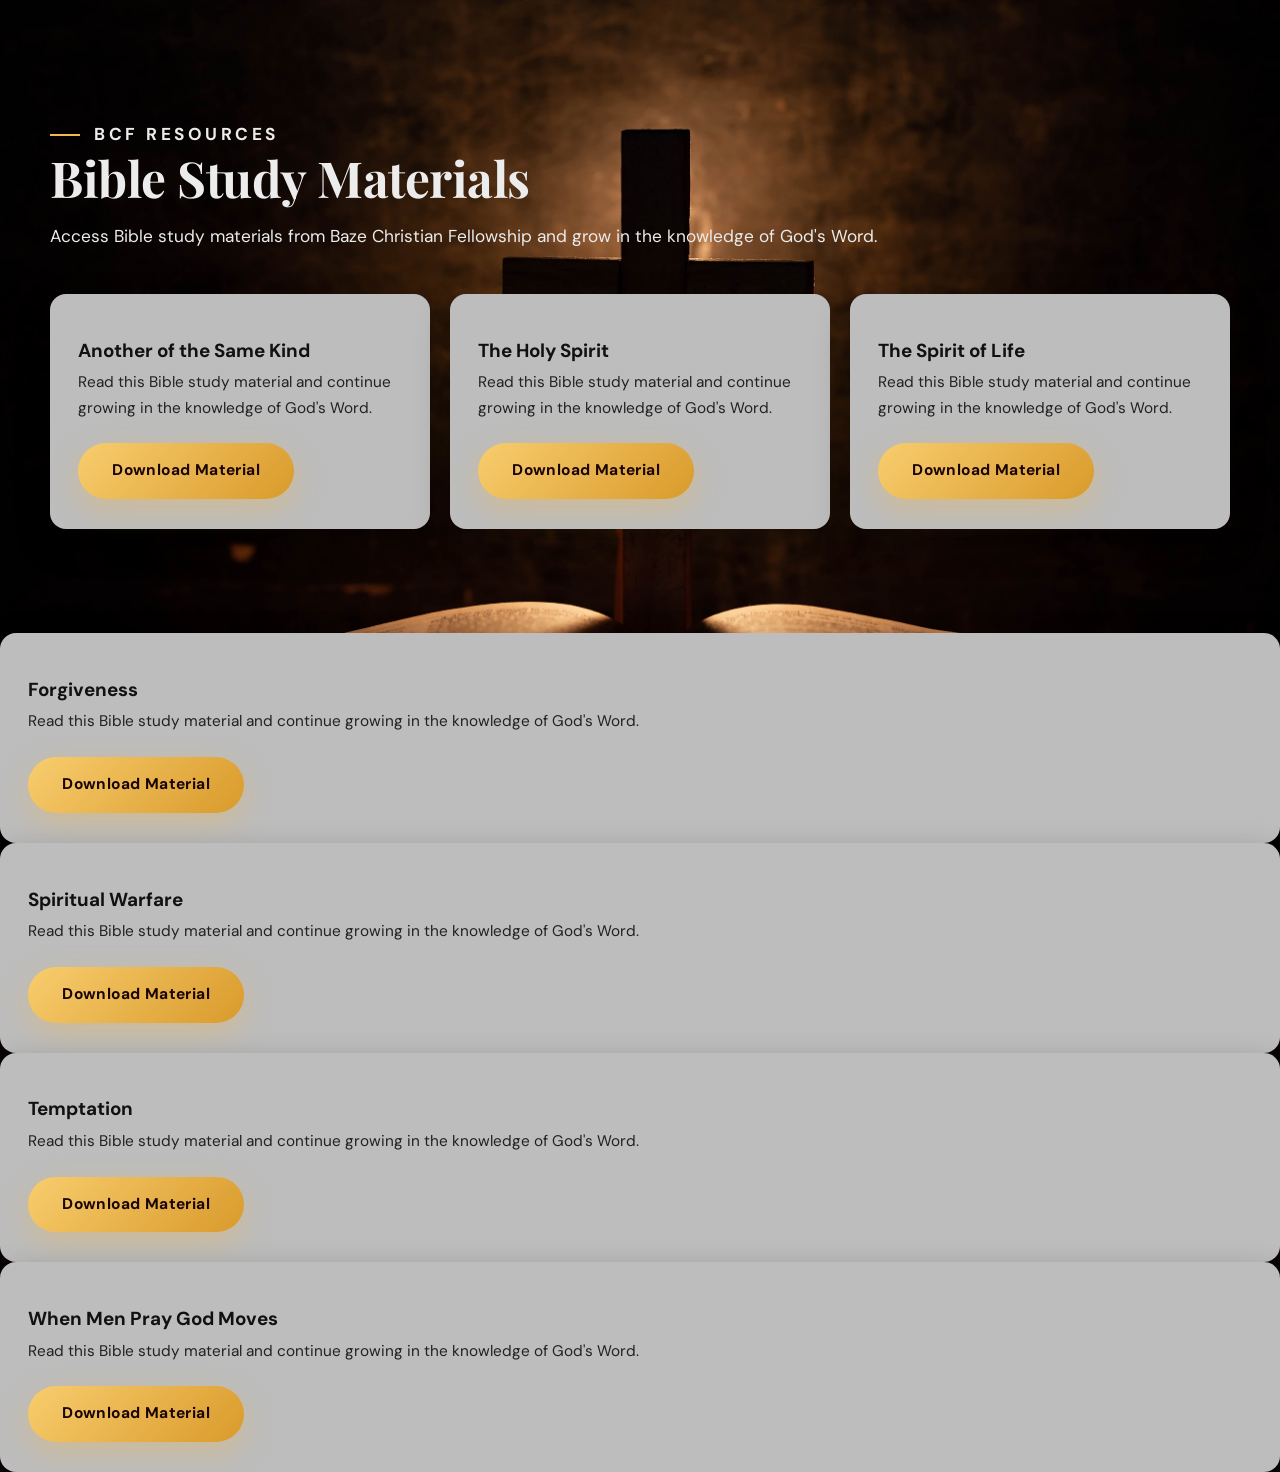
<file: bible-study.html>
<!DOCTYPE html>
<html lang="en">

<head>

    <meta charset="UTF-8">
    <meta name="viewport" content="width=device-width, initial-scale=1.0">

    <title>BCF Bible Study Materials</title>

    <link rel="stylesheet" href="style.css">
    <link href="https://fonts.googleapis.com/css2?family=DM+Sans:wght@400;500;700&family=Playfair+Display:wght@600;700&display=swap" rel="stylesheet">
<link rel="stylesheet" href="polish.css">
<link rel="stylesheet" href="bold.css">

</head>

<body class="bible-study-page"></body>

    <section>

        <div class="section-heading">

            <p class="small-title">
                BCF RESOURCES
            </p>

            <h1>
                Bible Study Materials
            </h1>

            <p>
                Access Bible study materials from Baze Christian Fellowship
                and grow in the knowledge of God's Word.
            </p>

        </div>


        <div class="program-grid">

            <div class="program-card">

                <h3>
                    Another of the Same Kind
                </h3>

                <p>
                    Read this Bible study material and continue growing
                    in the knowledge of God's Word.
                </p>

                <a href="bible-study/ANOTHER%20OF%20THE%20SAME%20KIND.docx"
   class="btn"
   download>
    Download Material
</a>

            </div>


            <div class="program-card">

                <h3>
                    The Holy Spirit
                </h3>

                <p>
                    Read this Bible study material and continue growing
                    in the knowledge of God's Word.
                </p>

                <a href="bible-study/THE%20HOLY%20SPIRIT.docx"
   class="btn"
   download>
    Download Material
</a>
            </div>


            <div class="program-card">

                <h3>
                    The Spirit of Life
                </h3>

                <p>
                    Read this Bible study material and continue growing
                    in the knowledge of God's Word.
                </p>

             <a href="bible-study/THE%20SPIRIT%20OF%20LIFE.docx"
   class="btn"
   download>
    Download Material
</a>
            </div>

        </div>

    </section>
                          <div class="program-card">
                <h3>Forgiveness</h3>
                <p>
                    Read this Bible study material and continue growing
                    in the knowledge of God's Word.
                </p>
                
            <a href="bible-study/FORGIVENESS.docx"
                   class="btn"
                   download>
                    Download Material
                </a>
            </div>

            <div class="program-card">
                <h3>Spiritual Warfare</h3>
                <p>
                    Read this Bible study material and continue growing
                    in the knowledge of God's Word.
                </p>
                <a href="bible-study/SPIRITUAL%20WERFARE.docx"
                   class="btn"
                   download>
                    Download Material
                </a>
            </div>

            <div class="program-card">
                <h3>Temptation</h3>
                <p>
                    Read this Bible study material and continue growing
                    in the knowledge of God's Word.
                </p>
                <a href="bible-study/TEMPTATION.docx"
                   class="btn"
                   download>
                    Download Material
                </a>
            </div>

            <div class="program-card">
                <h3>When Men Pray God Moves</h3>
                <p>
                    Read this Bible study material and continue growing
                    in the knowledge of God's Word.
                </p>
                <a href="bible-study/WHEN%20MEN%20PRAY%20GOD%20MOVES.docx"
                   class="btn"
                   download>
                    Download Material
                </a>
            </div>
</body>

</html>
</file>
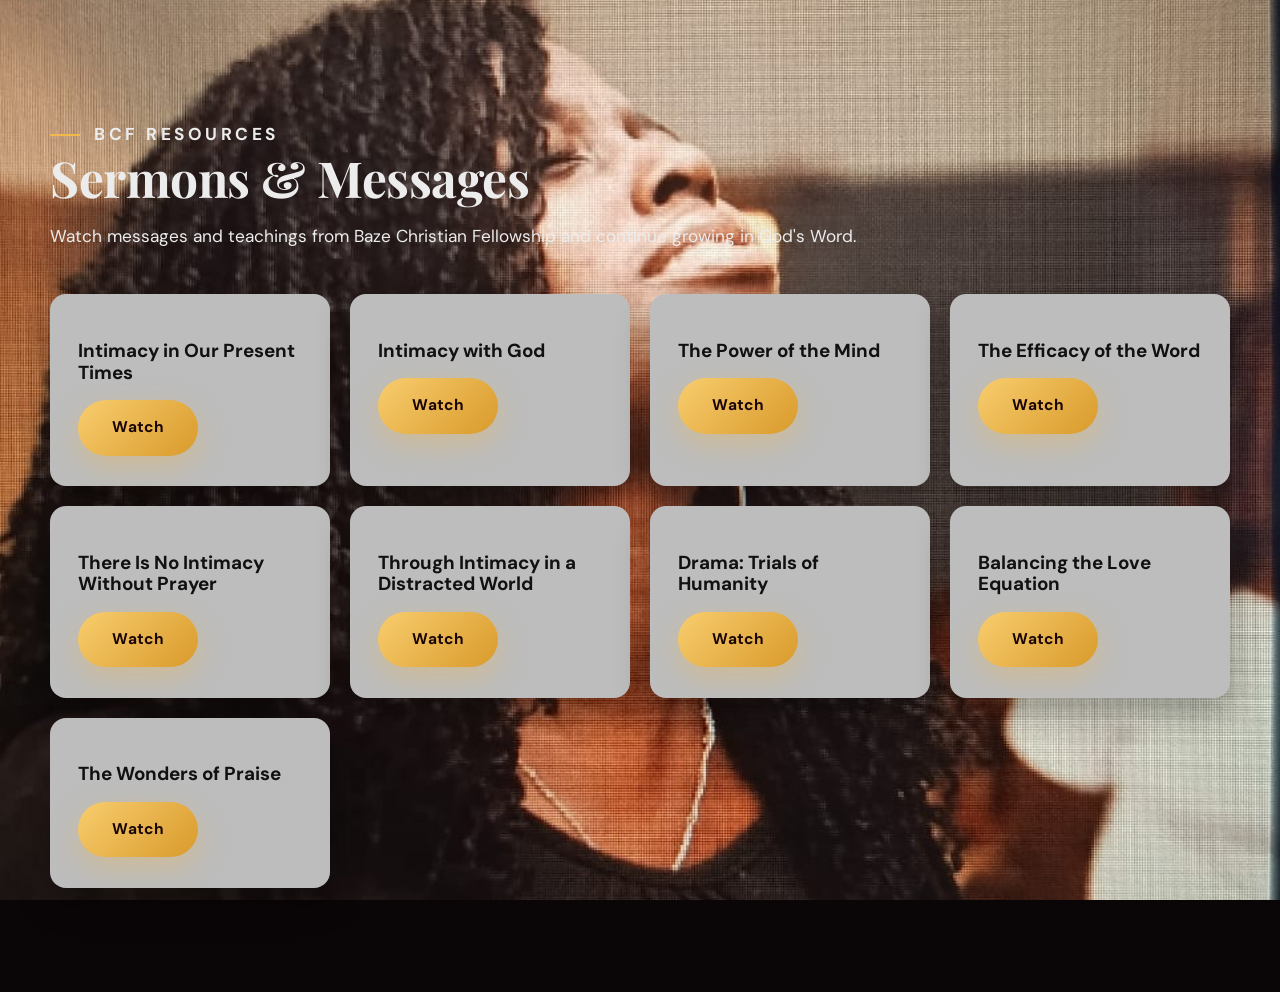
<file: sermons.html>
<!DOCTYPE html>
<html lang="en">

<head>

    <meta charset="UTF-8">
    <meta name="viewport" content="width=device-width, initial-scale=1.0">

    <title>BCF Sermons</title>

    <link rel="stylesheet" href="style.css">
    <link href="https://fonts.googleapis.com/css2?family=DM+Sans:wght@400;500;700&family=Playfair+Display:wght@600;700&display=swap" rel="stylesheet">
<link rel="stylesheet" href="polish.css">
<link rel="stylesheet" href="bold.css">

</head>

<body class="sermons-page"></body>

    <section>

        <div class="section-heading">

            <p class="small-title">
                BCF RESOURCES
            </p>

            <h1>
                Sermons & Messages
            </h1>

            <p>
                Watch messages and teachings from Baze Christian Fellowship
                and continue growing in God's Word.
            </p>

        </div>


        <div class="program-grid">

            <div class="program-card">
                <h3>Intimacy in Our Present Times</h3>
                <a href="https://www.youtube.com/shorts/1enQh7Ao-Cw" target="_blank" class="btn">
                    Watch
                </a>
            </div>


            <div class="program-card">
                <h3>Intimacy with God</h3>
                <a href="https://www.youtube.com/shorts/x_TBbTdticg" target="_blank" class="btn">
                    Watch
                </a>
            </div>


            <div class="program-card">
                <h3>The Power of the Mind</h3>
                <a href="https://www.youtube.com/watch?v=mA4NHW3rJKA" target="_blank" class="btn">
                    Watch
                </a>
            </div>


            <div class="program-card">
                <h3>The Efficacy of the Word</h3>
                <a href="https://www.youtube.com/watch?v=32SF-twlPHU" target="_blank" class="btn">
                    Watch
                </a>
            </div>


            <div class="program-card">
                <h3>There Is No Intimacy Without Prayer</h3>
                <a href="https://www.youtube.com/watch?v=FyB5Q5dm0Ls" target="_blank" class="btn">
                    Watch
                </a>
            </div>


            <div class="program-card">
                <h3>Through Intimacy in a Distracted World</h3>
                <a href="https://www.youtube.com/watch?v=JA1n1uyjV5c" target="_blank" class="btn">
                    Watch
                </a>
            </div>


            <div class="program-card">
                <h3>Drama: Trials of Humanity</h3>
                <a href="https://www.youtube.com/watch?v=x49ioAbouq4&t=11s" target="_blank" class="btn">
                    Watch
                </a>
            </div>


            <div class="program-card">
                <h3>Balancing the Love Equation</h3>
                <a href="https://www.youtube.com/shorts/xNXtjjjQxmg" target="_blank" class="btn">
                    Watch
                </a>
            </div>


            <div class="program-card">
                <h3>The Wonders of Praise</h3>
                <a href="https://www.youtube.com/shorts/jbXPFN-o0VU" target="_blank" class="btn">
                    Watch
                </a>
            </div>

        </div>

    </section>

</body>

</html>
</file>
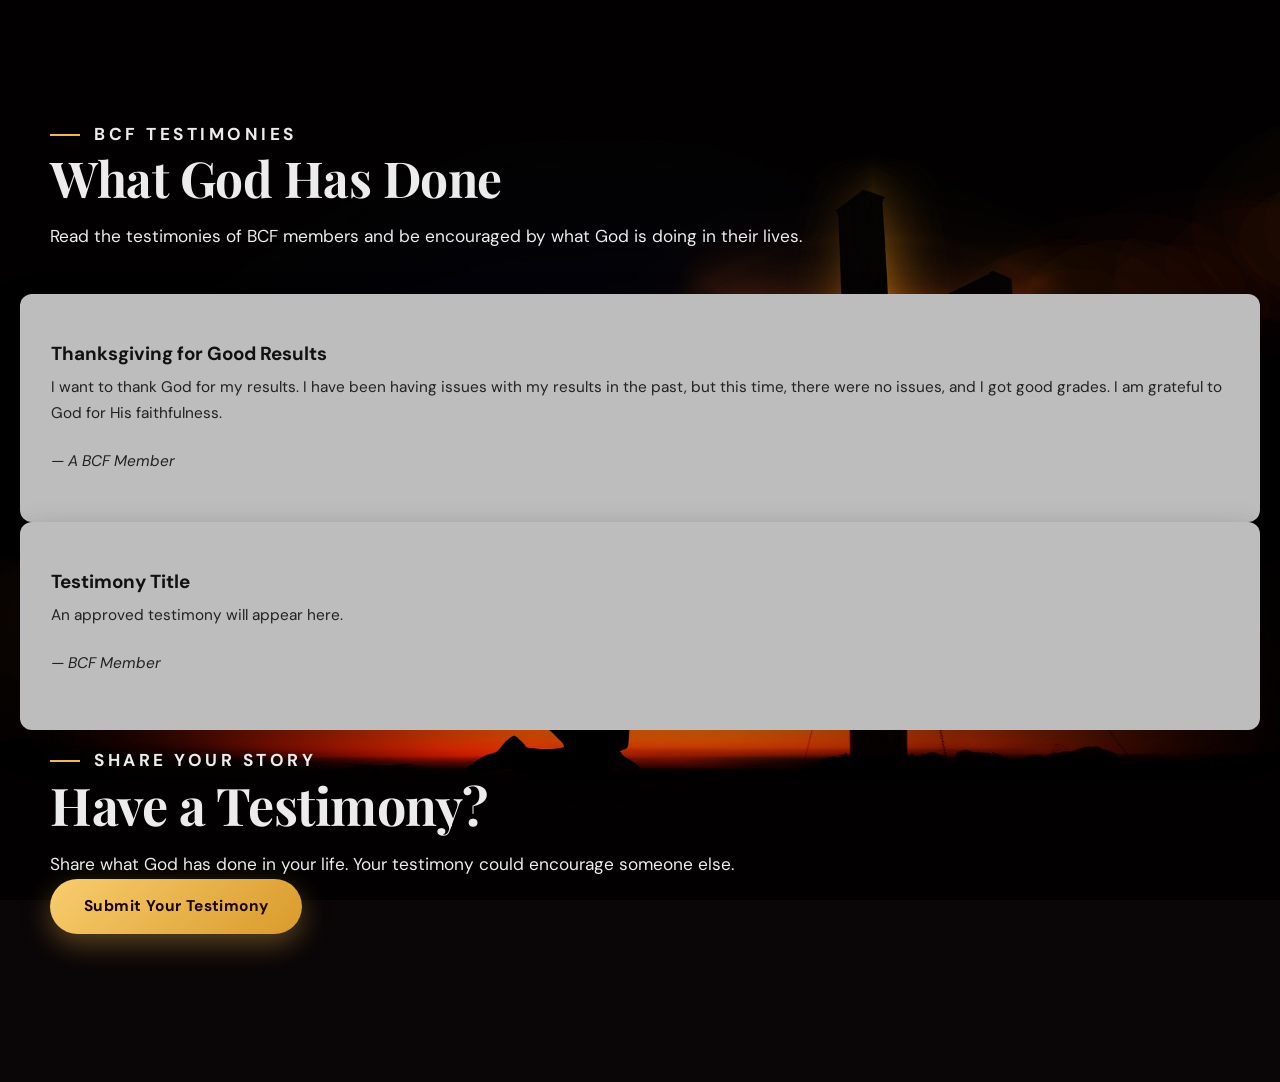
<file: testimonies.html>
<!DOCTYPE html>
<html lang="en">

<head>
    <meta charset="UTF-8">
    <meta name="viewport" content="width=device-width, initial-scale=1.0">
    <title>BCF Testimonies</title>
    <link rel="stylesheet" href="style.css">
    <link href="https://fonts.googleapis.com/css2?family=DM+Sans:wght@400;500;700&family=Playfair+Display:wght@600;700&display=swap" rel="stylesheet">
<link rel="stylesheet" href="polish.css">
<link rel="stylesheet" href="bold.css">
</head>

<body class="testimonies-page">

        <section>

        <div class="section-heading">

            <p class="small-title">
                BCF TESTIMONIES
            </p>

            <h1>
                What God Has Done
            </h1>

            <p>
                Read the testimonies of BCF members and be encouraged
                by what God is doing in their lives.
            </p>

        </div>

        <!-- Testimony Cards -->

        <div class="program-card">

    <h3>Thanksgiving for Good Results</h3>

    <p>
        I want to thank God for my results. I have been having issues
        with my results in the past, but this time, there were no issues,
        and I got good grades. I am grateful to God for His faithfulness.
    </p>

    <p>
        — A BCF Member
    </p>

</div>

            <div class="program-card">

                <h3>Testimony Title</h3>

                <p>
                    An approved testimony will appear here.
                </p>

                <p>
                    — BCF Member
                </p>

            </div>

        </div>

        <!-- Submit Testimony Section -->

        <div class="section-heading">

            <p class="small-title">
                SHARE YOUR STORY
            </p>

            <h2>
                Have a Testimony?
            </h2>

            <p>
                Share what God has done in your life.
                Your testimony could encourage someone else.
            </p>

            <a href="https://docs.google.com/forms/d/e/1FAIpQLScRdEeQC7T45eTp8GIvTn7DDkDxYXo5FzEJqyAaSFEfrSxQGQ/viewform"
               target="_blank"
               rel="noopener noreferrer"
               class="btn">
                Submit Your Testimony
            </a>

        </div>

    </section>
</body>

</html>
</file>
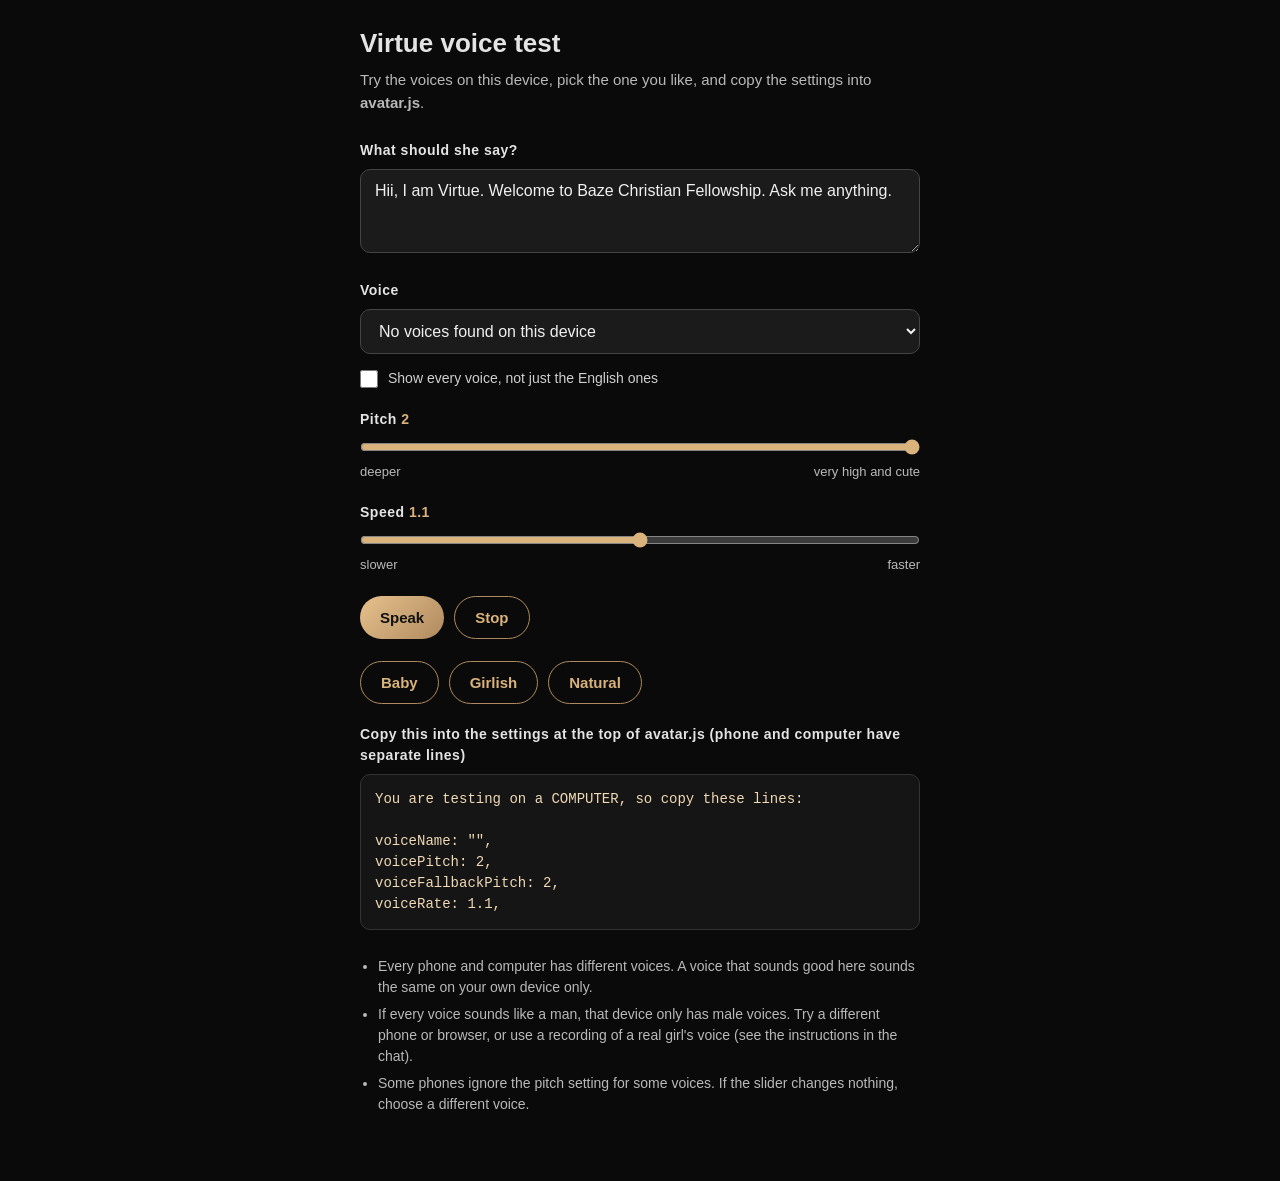
<file: voice-test.html>
<!DOCTYPE html>
<html lang="en">
<head>
    <meta charset="UTF-8">
    <meta name="viewport" content="width=device-width, initial-scale=1.0">
    <title>Virtue voice test</title>
    <style>
        * { box-sizing: border-box; margin: 0; padding: 0; }
        body {
            font-family: Arial, sans-serif;
            background: #0a0a0a;
            color: #e4e4e4;
            padding: 24px 18px 60px;
            line-height: 1.5;
        }
        main { max-width: 560px; margin: 0 auto; }
        h1 { font-size: 26px; margin-bottom: 6px; }
        .lead { color: #b9b9b9; margin-bottom: 26px; font-size: 15px; }
        label { display: block; font-weight: 700; margin: 20px 0 8px; font-size: 14px; letter-spacing: 0.5px; }
        textarea, select {
            width: 100%;
            padding: 12px 14px;
            border-radius: 10px;
            border: 1px solid #444;
            background: #1b1b1b;
            color: #f0f0f0;
            font-size: 16px;
            font-family: inherit;
        }
        textarea { min-height: 84px; resize: vertical; }
        input[type="range"] { width: 100%; accent-color: #d9b27c; }
        .row { display: flex; justify-content: space-between; font-size: 13px; color: #b9b9b9; }
        .val { color: #d9b27c; font-weight: 700; }
        .buttons { display: flex; flex-wrap: wrap; gap: 10px; margin-top: 22px; }
        button {
            padding: 12px 20px;
            border: 0;
            border-radius: 999px;
            font-size: 15px;
            font-weight: 700;
            cursor: pointer;
            color: #111;
            background: linear-gradient(135deg, #e6c18d, #b08a5e);
        }
        button.ghost { background: transparent; color: #d9b27c; border: 1px solid #b08a5e; }
        .check { display: flex; gap: 10px; align-items: center; margin-top: 14px; font-size: 14px; color: #cfcfcf; }
        .check input { width: 18px; height: 18px; }
        pre {
            margin-top: 8px;
            padding: 14px;
            border-radius: 10px;
            background: #151515;
            border: 1px solid #333;
            color: #f0d9b5;
            font-size: 14px;
            white-space: pre-wrap;
            word-break: break-word;
        }
        .note { margin-top: 26px; font-size: 14px; color: #b9b9b9; }
        .note li { margin-left: 18px; margin-bottom: 6px; }
    </style>
</head>
<body>
<main>
    <h1>Virtue voice test</h1>
    <p class="lead">Try the voices on this device, pick the one you like, and copy the settings into <strong>avatar.js</strong>.</p>

    <label for="words">What should she say?</label>
    <textarea id="words">Hii, I am Virtue. Welcome to Baze Christian Fellowship. Ask me anything.</textarea>

    <label for="voice">Voice</label>
    <select id="voice"></select>
    <div class="check">
        <input type="checkbox" id="allVoices">
        <span>Show every voice, not just the English ones</span>
    </div>

    <label for="pitch">Pitch <span class="val" id="pitchVal"></span></label>
    <input type="range" id="pitch" min="0.5" max="2" step="0.05" value="2">
    <div class="row"><span>deeper</span><span>very high and cute</span></div>

    <label for="rate">Speed <span class="val" id="rateVal"></span></label>
    <input type="range" id="rate" min="0.6" max="1.6" step="0.05" value="1.1">
    <div class="row"><span>slower</span><span>faster</span></div>

    <div class="buttons">
        <button type="button" id="speak">Speak</button>
        <button type="button" class="ghost" id="stop">Stop</button>
    </div>
    <div class="buttons">
        <button type="button" class="ghost" data-pitch="2" data-rate="1.12">Baby</button>
        <button type="button" class="ghost" data-pitch="1.5" data-rate="1.05">Girlish</button>
        <button type="button" class="ghost" data-pitch="1.1" data-rate="1">Natural</button>
    </div>

    <label>Copy this into the settings at the top of avatar.js (phone and computer have separate lines)</label>
    <pre id="out"></pre>

    <ul class="note">
        <li>Every phone and computer has different voices. A voice that sounds good here sounds the same on your own device only.</li>
        <li>If every voice sounds like a man, that device only has male voices. Try a different phone or browser, or use a recording of a real girl's voice (see the instructions in the chat).</li>
        <li>Some phones ignore the pitch setting for some voices. If the slider changes nothing, choose a different voice.</li>
    </ul>
</main>

<script>
    var wordsBox = document.getElementById("words");
    var voiceSel = document.getElementById("voice");
    var allBox = document.getElementById("allVoices");
    var pitch = document.getElementById("pitch");
    var rate = document.getElementById("rate");
    var out = document.getElementById("out");
    var voices = [];

    var FEMALE = /ezinne|female|aria|jenny|zira|sonia|libby|hazel|susan|samantha|karen|tessa|moira|fiona|victoria|serena|allison|joanna|kendra|salli|emma|amy|nicole|google us english/i;
    var MALE = /\b(david|mark|james|guy|george|daniel|fred|abeo|ryan|thomas|oliver|male)\b/i;

    function loadVoices() {
        voices = window.speechSynthesis ? window.speechSynthesis.getVoices() : [];
        var keepName = voiceSel.value;
        voiceSel.innerHTML = "";

        var list = voices.filter(function (v) { return allBox.checked || /^en/i.test(v.lang); });
        list.sort(function (a, b) {
            var sa = (FEMALE.test(a.name) ? 2 : 0) - (MALE.test(a.name) ? 3 : 0);
            var sb = (FEMALE.test(b.name) ? 2 : 0) - (MALE.test(b.name) ? 3 : 0);
            return sb - sa;
        });

        if (!list.length) {
            var none = document.createElement("option");
            none.textContent = "No voices found on this device";
            none.value = "";
            voiceSel.appendChild(none);
        }
        list.forEach(function (v) {
            var o = document.createElement("option");
            o.value = v.name;
            o.textContent = v.name + " (" + v.lang + ")" + (FEMALE.test(v.name) && !MALE.test(v.name) ? "  - sounds female" : "");
            voiceSel.appendChild(o);
        });
        if (keepName) voiceSel.value = keepName;
        showSettings();
    }

    function showSettings() {
        document.getElementById("pitchVal").textContent = pitch.value;
        document.getElementById("rateVal").textContent = rate.value;
        var name = voiceSel.value ? voiceSel.value.replace(/"/g, "") : "";
        var onPhone = /Android|iPhone|iPad|iPod|Mobile/i.test(navigator.userAgent || "");
        if (onPhone) {
            out.textContent =
                "You are testing on a PHONE, so copy this line:\n\n" +
                "voicePitchMobile: " + pitch.value + ",\n" +
                "voiceRate: " + rate.value + ",";
        } else {
            out.textContent =
                "You are testing on a COMPUTER, so copy these lines:\n\n" +
                'voiceName: "' + name + '",\n' +
                "voicePitch: " + pitch.value + ",\n" +
                "voiceFallbackPitch: " + pitch.value + ",\n" +
                "voiceRate: " + rate.value + ",";
        }
    }

    function speak() {
        if (!window.speechSynthesis || !window.SpeechSynthesisUtterance) {
            out.textContent = "This browser cannot speak. Try Chrome or Safari.";
            return;
        }
        window.speechSynthesis.cancel();
        var u = new SpeechSynthesisUtterance(wordsBox.value || "Hii, I am Virtue.");
        for (var i = 0; i < voices.length; i++) {
            if (voices[i].name === voiceSel.value) { u.voice = voices[i]; u.lang = voices[i].lang; break; }
        }
        u.pitch = parseFloat(pitch.value);
        u.rate = parseFloat(rate.value);
        u.volume = 1;
        window.speechSynthesis.speak(u);
    }

    document.getElementById("speak").addEventListener("click", speak);
    document.getElementById("stop").addEventListener("click", function () {
        if (window.speechSynthesis) window.speechSynthesis.cancel();
    });
    [pitch, rate, voiceSel].forEach(function (el) { el.addEventListener("input", showSettings); });
    allBox.addEventListener("change", loadVoices);

    Array.prototype.forEach.call(document.querySelectorAll("[data-pitch]"), function (b) {
        b.addEventListener("click", function () {
            pitch.value = b.getAttribute("data-pitch");
            rate.value = b.getAttribute("data-rate");
            showSettings();
            speak();
        });
    });

    if (window.speechSynthesis) {
        loadVoices();
        window.speechSynthesis.addEventListener("voiceschanged", loadVoices);
    } else {
        out.textContent = "This browser cannot speak. Try Chrome or Safari.";
    }
    showSettings();
</script>
</body>
</html>
</file>
<file: style.css>
/* ==========================================================
   BAZE CHRISTIAN FELLOWSHIP: one clean stylesheet
   Palette from the logo: black, grey and the bronze of the cross,
   with royal blue as the second accent.

   Sections:
   1. Design tokens   2. Base   3. Layout   4. Components
   5. Header   6. Page sections   7. Pop-ups   8. Virtue (avatar chat)
   9. Other pages (Sermons, Bible Study, Testimonies)
   10. Motion and small screens
========================================================== */


/* ---------- 1. DESIGN TOKENS ---------- */
:root {
    --ink: #09090c;
    --char: #121317;
    --graphite: #1c1d23;
    --grey: #a2a2a2;          /* the grey of the logo */
    --grey-band: #b6b6b6;
    --card-grey: #d0d0d0;

    --text: #e6e6e6;
    --text-soft: #c6c6c6;
    --muted: #9b9b9b;
    --dark-text: #111111;

    --bronze: #b08a5e;        /* the cross */
    --bronze-light: #e0bd8a;
    --bronze-deep: #7d5f3d;
    --blue: #2f6bff;
    --blue-mid: #4f8dff;
    --blue-light: #8ab8ff;
    --navy: #07122e;
    --navy-mid: #0d2a6b;

    --grad-bronze: linear-gradient(135deg, #ecc99a, #b08a5e);
    --grad-blue: linear-gradient(135deg, #4f8dff, #2350d9);
    --grad-line: linear-gradient(90deg, #2f6bff, #d9b27c);

    --font-head: "Playfair Display", Georgia, "Times New Roman", serif;
    --font-body: "DM Sans", system-ui, -apple-system, "Segoe UI", Arial, sans-serif;

    --radius: 18px;
    --radius-sm: 12px;
    --shadow: 0 14px 34px rgba(0, 0, 0, 0.32);
    --glow: 0 18px 44px rgba(79, 141, 255, 0.28);
    --container: 1180px;
}


/* ---------- 2. BASE ---------- */
*, *::before, *::after { box-sizing: border-box; }

html {
    scroll-behavior: smooth;
    scroll-padding-top: 5.5rem;       /* keeps headings clear of the sticky menu */
    -webkit-text-size-adjust: 100%;
}

html.no-scroll { overflow: hidden; }

body {
    margin: 0;
    font-family: var(--font-body);
    font-size: 1rem;
    line-height: 1.65;
    color: var(--text);
    background: var(--ink);
    -webkit-font-smoothing: antialiased;
}

img { display: block; max-width: 100%; height: auto; }
a { color: inherit; }
p { margin: 0 0 1rem; }
h1, h2, h3, h4 { margin: 0; font-family: var(--font-head); line-height: 1.15; font-weight: 700; }
ul { margin: 0; padding: 0; list-style: none; }

:focus-visible {
    outline: 3px solid var(--blue-light);
    outline-offset: 3px;
    border-radius: 6px;
}

.skip-link {
    position: absolute;
    left: 1rem;
    top: -4rem;
    z-index: 3000;
    padding: 0.7rem 1.1rem;
    background: #111;
    color: #eee;
    border-radius: 999px;
    text-decoration: none;
    font-weight: 700;
}
.skip-link:focus { top: 1rem; }

::selection { background: var(--blue); color: #ececec; }
html { scrollbar-color: #3a5fb8 #0a0a0a; }


/* ---------- 3. LAYOUT ---------- */
section {
    position: relative;
    padding: clamp(4rem, 9vw, 6.5rem) 1.25rem;
}

.container {
    max-width: var(--container);
    margin-inline: auto;
}

/* other pages put their content straight inside <section> */
section > .section-heading,
section > .program-grid,
section > p,
section > .btn { max-width: var(--container); margin-inline: auto; }

.band-ink   { background: var(--ink); }
.band-char  { background: var(--char); }
.band-navy  { background: linear-gradient(160deg, #0b1f4d, #050b1f); }
.band-royal { background: linear-gradient(135deg, #123a96, #07122e); }
.band-grey  { background: var(--grey-band); color: var(--dark-text); }
.band-grey-2 { background: var(--grey); color: var(--dark-text); }

/* soft colour glows so the dark bands are not flat */
.glow-blue::before,
.glow-bronze::before {
    content: "";
    position: absolute;
    inset: 0;
    pointer-events: none;
}
.glow-blue::before   { background: radial-gradient(circle at 85% 0%, rgba(79, 141, 255, 0.2), transparent 52%); }
.glow-bronze::before { background: radial-gradient(circle at 10% 0%, rgba(224, 189, 138, 0.13), transparent 52%); }
.band-grey.glow-blue::before,
.band-grey-2.glow-bronze::before { background: radial-gradient(circle at 85% 0%, rgba(47, 107, 255, 0.16), transparent 52%); }
section > .container { position: relative; }

.grid {
    display: grid;
    gap: 1.25rem;
}
.grid-3 { grid-template-columns: repeat(auto-fit, minmax(260px, 1fr)); }
.grid-4 { grid-template-columns: repeat(auto-fit, minmax(220px, 1fr)); }
.grid-dept { grid-template-columns: repeat(auto-fit, minmax(270px, 1fr)); }

.center { text-align: center; }


/* ---------- 4. COMPONENTS ---------- */

/* small label above a heading */
.small-title,
.eyebrow {
    display: inline-flex;
    align-items: center;
    gap: 0.75rem;
    margin: 0 0 1rem;
    font-size: 0.78rem;
    font-weight: 700;
    letter-spacing: 0.26em;
    text-transform: uppercase;
    color: var(--blue-light);
}
.small-title::before,
.eyebrow::before {
    content: "";
    width: 1.9rem;
    height: 2px;
    background: var(--grad-line);
}
.center .small-title::before,
.center .eyebrow::before { display: none; }
.band-grey .small-title,
.band-grey-2 .small-title { color: var(--navy-mid); }

.section-heading { margin-bottom: 2.75rem; max-width: 46rem; }
.section-heading.center { margin-inline: auto; }
.section-heading h1,
.section-heading h2 {
    font-size: clamp(1.9rem, 4.2vw, 3.1rem);
    letter-spacing: -0.01em;
}
.band-ink .section-heading h2,
.band-char .section-heading h2,
.band-navy .section-heading h2,
.band-royal .section-heading h2 {
    background: linear-gradient(90deg, #ececec 45%, var(--blue-light));
    -webkit-background-clip: text;
    background-clip: text;
    color: transparent;
    display: inline-block;
}
.section-heading p,
.section-text {
    margin: 1rem 0 0;
    font-size: 1.08rem;
    color: var(--text-soft);
}
.band-grey .section-heading p, .band-grey-2 .section-heading p,
.band-grey .section-text, .band-grey-2 .section-text { color: #2a2a2a; }

/* buttons */
.btn,
.button {
    display: inline-flex;
    align-items: center;
    justify-content: center;
    gap: 0.55rem;
    padding: 0.9rem 1.7rem;
    border: 0;
    border-radius: 999px;
    font-family: inherit;
    font-size: 0.97rem;
    font-weight: 700;
    letter-spacing: 0.02em;
    text-decoration: none;
    color: var(--dark-text);
    background: var(--grad-bronze);
    box-shadow: 0 10px 26px rgba(176, 138, 94, 0.32);
    cursor: pointer;
    transition: transform 0.25s ease, box-shadow 0.25s ease, filter 0.25s ease;
}
.btn:hover,
.button:hover {
    transform: translateY(-3px);
    box-shadow: 0 14px 32px rgba(224, 189, 138, 0.42);
    filter: brightness(1.06);
}
.btn-ghost {
    background: transparent;
    color: var(--bronze-light);
    border: 1.5px solid rgba(224, 189, 138, 0.7);
    box-shadow: none;
}
.btn-ghost:hover { background: rgba(224, 189, 138, 0.12); box-shadow: none; }
.btn-dark {
    background: #111;
    color: #ececec;
    box-shadow: 0 8px 20px rgba(0, 0, 0, 0.25);
}
.btn-sm { padding: 0.65rem 1.25rem; font-size: 0.9rem; }

/* round icon */
.icon {
    display: inline-grid;
    place-items: center;
    flex: 0 0 auto;
    width: 3.2rem;
    height: 3.2rem;
    border-radius: 50%;
    font-size: 1.3rem;
    color: var(--dark-text);
    background: var(--grad-bronze);
    box-shadow: 0 0 0 6px rgba(79, 141, 255, 0.22);
}
.icon.sm { width: 2.7rem; height: 2.7rem; font-size: 1.1rem; box-shadow: 0 0 0 5px rgba(79, 141, 255, 0.2); }

/* dark cards (used on every kind of band) */
.card,
.program-card {
    position: relative;
    padding: 1.7rem;
    border: 1px solid rgba(138, 184, 255, 0.26);
    border-bottom: 3px solid var(--blue);
    border-radius: var(--radius);
    background: linear-gradient(160deg, #23242b, #0b0b0e);
    color: var(--text);
    box-shadow: var(--shadow);
    transition: transform 0.3s ease, box-shadow 0.3s ease, border-color 0.3s ease;
}
.card:hover,
.program-card:hover {
    transform: translateY(-6px);
    border-color: rgba(138, 184, 255, 0.5);
    box-shadow: var(--glow);
}
.card h3,
.program-card h3 {
    margin: 1.1rem 0 0.55rem;
    font-family: var(--font-body);
    font-size: 1.18rem;
    color: #f0f0f0;
}
.card p,
.program-card p { margin: 0 0 0.9rem; font-size: 0.96rem; color: var(--text-soft); }
.card small { display: block; color: var(--blue-light); font-weight: 700; font-size: 0.82rem; }

.when {
    margin: auto 0 0;
    padding-top: 0.95rem;
    border-top: 1px solid rgba(255, 255, 255, 0.14);
}
.when strong { display: block; color: var(--bronze-light); font-size: 1rem; }
.when span { color: var(--muted); font-size: 0.9rem; }
.program-card strong { display: block; color: var(--bronze-light); }
.program-card span { color: var(--muted); font-size: 0.9rem; }

.card-flex { display: flex; flex-direction: column; }
.card-row { display: flex; gap: 1rem; align-items: flex-start; }
.card-row h3 { margin-top: 0; }
.card-row p { margin-bottom: 0.35rem; }

.chip {
    display: inline-flex;
    align-items: center;
    gap: 0.5rem;
    padding: 0.5rem 1rem;
    border: 1px solid rgba(224, 189, 138, 0.45);
    border-radius: 999px;
    background: rgba(255, 255, 255, 0.07);
    color: var(--bronze-light);
    font-size: 0.9rem;
    font-weight: 700;
}


/* ---------- 5. HEADER ---------- */
header {
    position: sticky;
    top: 0;
    z-index: 100;
    background: var(--grey);                 /* same grey as the logo, so it blends in */
    border-bottom: 3px solid transparent;
    border-image: var(--grad-line) 1;
    transition: box-shadow 0.3s ease;
}
header.scrolled { box-shadow: 0 6px 24px rgba(0, 0, 0, 0.35); }

nav {
    display: flex;
    align-items: center;
    justify-content: space-between;
    gap: 1rem;
    max-width: var(--container);
    margin: 0 auto;
    padding: 0.55rem 1.25rem;
}

.logo { display: block; flex: 0 0 auto; }
.logo img { height: 3rem; width: auto; }

.nav-links {
    display: flex;
    align-items: center;
    gap: 1.5rem;
}
.nav-links a {
    position: relative;
    padding: 0.35rem 0;
    font-size: 0.92rem;
    font-weight: 700;
    color: var(--dark-text);
    text-decoration: none;
}
.nav-links a:not(.btn)::after {
    content: "";
    position: absolute;
    left: 0;
    bottom: 0;
    width: 0;
    height: 2px;
    background: var(--blue);
    transition: width 0.3s ease;
}
.nav-links a:not(.btn):hover::after,
.nav-links a.active::after { width: 100%; }
.nav-links a.active { color: var(--navy-mid); }
.nav-links .btn { color: #ececec; padding: 0.6rem 1.25rem; }

.menu-toggle {
    display: none;
    padding: 0.4rem 0.7rem;
    border: 0;
    background: none;
    font-size: 1.5rem;
    color: var(--dark-text);
    cursor: pointer;
}


/* ---------- 6. PAGE SECTIONS ---------- */

/* hero */
.hero {
    display: grid;
    align-items: center;
    min-height: calc(100vh - 4rem);
    min-height: calc(100svh - 4rem);
    padding-top: 5rem;
    padding-bottom: 6rem;
    isolation: isolate;
    text-align: center;
    background:
        url("images/hero.jpg") center / cover no-repeat,
        var(--ink);
}
.hero::before {
    content: "";
    position: absolute;
    inset: 0;
    z-index: -1;
    background:
        radial-gradient(circle at 84% 12%, rgba(79, 141, 255, 0.5), transparent 46%),
        radial-gradient(circle at 6% 100%, rgba(224, 189, 138, 0.22), transparent 45%),
        linear-gradient(160deg, rgba(5, 11, 31, 0.84), rgba(20, 22, 30, 0.68));
}
.hero .eyebrow {
    padding: 0.7rem 1.4rem;
    border: 1px solid rgba(224, 189, 138, 0.7);
    border-radius: 999px;
    background: rgba(255, 255, 255, 0.07);
    color: var(--bronze-light);
    font-size: clamp(0.72rem, 2.2vw, 0.95rem);
    letter-spacing: 0.22em;
    box-shadow: 0 0 30px rgba(224, 189, 138, 0.2);
}
.hero .eyebrow::before { display: none; }
.hero h1 {
    margin: 1.4rem auto 1.4rem;
    max-width: 16ch;
    font-size: clamp(2.5rem, 7.2vw, 5rem);
    letter-spacing: -0.02em;
    color: #ececec;
    text-shadow: 0 4px 30px rgba(0, 0, 0, 0.4);
}
.hero-text {
    max-width: 34rem;
    margin: 0 auto 2rem;
    font-size: clamp(1.02rem, 2vw, 1.2rem);
    color: #d4d4d4;
}
.hero-actions { display: flex; flex-wrap: wrap; justify-content: center; gap: 0.9rem; }
.hero-chips { display: flex; flex-wrap: wrap; justify-content: center; gap: 0.6rem; margin-top: 2rem; }
.scroll-hint {
    position: absolute;
    left: 0;
    right: 0;
    bottom: 1.4rem;
    display: flex;
    flex-direction: column;
    align-items: center;
    gap: 0.3rem;
    font-size: 0.68rem;
    letter-spacing: 0.3em;
    color: #cfcfcf;
    text-decoration: none;
}
.scroll-hint i { animation: bob 1.8s ease-in-out infinite; }

/* "visit" tiles, right under the hero */
.visit { padding-block: 0; margin-top: -3.5rem; z-index: 2; }
.visit .grid { gap: 1rem; }
.tile {
    display: flex;
    align-items: center;
    gap: 1rem;
    padding: 1.25rem 1.5rem;
    border: 1px solid rgba(138, 184, 255, 0.3);
    border-radius: var(--radius);
    background: linear-gradient(160deg, #23242b, #0b0b0e);
    box-shadow: var(--shadow);
}
.tile h3 { font-family: var(--font-body); font-size: 0.78rem; letter-spacing: 0.2em; text-transform: uppercase; color: var(--blue-light); margin-bottom: 0.15rem; }
.tile p { margin: 0; font-weight: 700; font-size: 1.08rem; color: #f0f0f0; }

/* about */
.about-grid { display: grid; gap: 3rem; align-items: center; grid-template-columns: 1.1fr 1fr; }
.pillars { display: grid; gap: 1rem; }
.pillar { display: flex; gap: 1rem; align-items: center; padding: 1.1rem 1.3rem; border-radius: var(--radius); background: rgba(255, 255, 255, 0.05); border: 1px solid rgba(138, 184, 255, 0.22); }
.pillar h3 { font-family: var(--font-body); font-size: 1.05rem; color: #f0f0f0; margin-bottom: 0.1rem; }
.pillar p { margin: 0; font-size: 0.93rem; color: var(--text-soft); }

/* events */
.event { display: flex; flex-direction: column; }
.event img {
    width: 100%;
    aspect-ratio: 4 / 3;
    object-fit: cover;
    border-radius: var(--radius);
    box-shadow: var(--shadow);
    border-top: 3px solid var(--blue);
}
.event h3 { margin: 1.1rem 0 0.4rem; font-family: var(--font-body); font-size: 1.3rem; color: #f0f0f0; }
.event p { color: var(--text-soft); font-size: 0.97rem; }

.events-more { margin-top: 2.5rem; text-align: center; }
.events-more p { margin-bottom: 1rem; }

.coming { margin-top: 4.5rem; }
.coming h3 { font-size: clamp(1.5rem, 3vw, 2rem); margin-bottom: 1.5rem; color: #ececec; }
.coming-card {
    max-width: 340px;
    padding: 1.4rem 1.2rem;
    border: 2px dashed rgba(138, 184, 255, 0.5);
    border-radius: var(--radius);
    background: rgba(255, 255, 255, 0.05);
    text-align: center;
}
.coming-card img { width: 100%; border-radius: var(--radius-sm); margin-bottom: 1rem; }
.coming-card i { font-size: 1.8rem; color: var(--blue-light); margin-bottom: 0.7rem; }
.coming-card h4 { font-family: var(--font-body); font-size: 1.25rem; margin-bottom: 0.7rem; }
.badge {
    display: inline-block;
    padding: 0.35rem 0.95rem;
    border-radius: 999px;
    background: var(--grad-blue);
    color: #ececec;
    font-size: 0.82rem;
    font-weight: 700;
}
.coming-note { margin-top: 1.25rem; font-size: 0.93rem; color: var(--text-soft); }

/* departments */
.dept-join { margin-top: 3rem; text-align: center; }
.dept-join p { margin-bottom: 1rem; font-size: 1.05rem; }

/* leadership */
.leader {
    padding: 2rem 1.2rem;
    border-top: 4px solid var(--blue);
    border-radius: var(--radius);
    background: var(--card-grey);
    color: var(--dark-text);
    text-align: center;
    box-shadow: var(--shadow);
    transition: transform 0.3s ease;
}
.leader:hover { transform: translateY(-6px); }
.leader-avatar {
    display: grid;
    place-items: center;
    width: 5rem;
    height: 5rem;
    margin: 0 auto 1rem;
    overflow: hidden;
    border-radius: 50%;
    font-family: var(--font-head);
    font-size: 1.6rem;
    font-weight: 700;
    color: var(--dark-text);
    background: var(--grad-bronze);
    box-shadow: 0 0 0 5px rgba(47, 107, 255, 0.25);
}
.leader-avatar img { width: 100%; height: 100%; object-fit: cover; }
.leader h3 { font-family: var(--font-body); font-size: 1.1rem; margin-bottom: 0.2rem; }
.leader p { margin: 0; font-weight: 700; color: var(--blue-deep, #1d3f9e); }

/* gallery */
.gallery { display: grid; gap: 0.9rem; grid-template-columns: repeat(4, 1fr); }
.gallery-item {
    position: relative;
    aspect-ratio: 1 / 1;
    overflow: hidden;
    margin: 0;
    border-radius: var(--radius);
    background: #2a2a30;
    box-shadow: var(--shadow);
}
.gallery-item img { width: 100%; height: 100%; object-fit: cover; transition: transform 0.6s ease; }
.gallery-item:hover img { transform: scale(1.08); }
.gallery-more { margin-top: 2.5rem; text-align: center; }
.gallery-more p { margin-bottom: 1rem; }

/* prayer */
.prayer-box { max-width: 46rem; margin-inline: auto; }
.prayer-box .section-heading { margin-inline: auto; }

/* social icons */
.socials { display: flex; flex-wrap: wrap; justify-content: center; gap: 2rem; margin-top: 2.5rem; }
.socials a {
    display: flex;
    flex-direction: column;
    align-items: center;
    gap: 0.8rem;
    font-size: 0.78rem;
    font-weight: 700;
    letter-spacing: 0.14em;
    text-transform: uppercase;
    text-decoration: none;
    color: var(--text-soft);
}
.socials i {
    display: grid;
    place-items: center;
    width: 4.5rem;
    height: 4.5rem;
    border: 1px solid rgba(138, 184, 255, 0.5);
    border-radius: 50%;
    background: rgba(255, 255, 255, 0.06);
    font-size: 2rem;
    color: var(--blue-light);
    transition: transform 0.3s ease, background 0.3s ease, color 0.3s ease;
}
.socials a:hover i { transform: translateY(-8px) scale(1.06); background: var(--grad-blue); color: #ececec; border-color: transparent; }

/* contact */
.contact-grid { display: grid; gap: 2.5rem; grid-template-columns: 1fr 1fr; align-items: start; }
.contact-list { display: grid; gap: 1.1rem; }
.contact-list li { display: flex; gap: 1rem; align-items: flex-start; }
.contact-list strong { display: block; font-size: 0.8rem; letter-spacing: 0.16em; text-transform: uppercase; color: var(--blue-light); }
.contact-list a { text-decoration: none; }
.contact-list a:hover { color: var(--bronze-light); }
.contact-cards { display: grid; gap: 1rem; }
.contact-card {
    padding: 1.3rem 1.5rem;
    border: 1px solid rgba(138, 184, 255, 0.3);
    border-radius: var(--radius);
    background: rgba(255, 255, 255, 0.05);
}
.contact-card h3 { margin-bottom: 0.5rem; font-family: var(--font-body); font-size: 0.8rem; letter-spacing: 0.18em; text-transform: uppercase; color: var(--blue-light); }
.contact-card a { display: block; font-size: 1.35rem; font-weight: 700; color: var(--bronze-light); text-decoration: none; }
.contact-card a:hover { text-decoration: underline; }

/* footer */
footer {
    padding: 3rem 1.25rem;
    background: #000;
    border-top: 3px solid transparent;
    border-image: var(--grad-line) 1;
    text-align: center;
    color: var(--text-soft);
}
footer h3 { margin-bottom: 0.4rem; font-size: 1.3rem; color: #ececec; }
footer p { margin: 0.3rem 0 0; color: var(--muted); }
.footer-links { display: flex; flex-wrap: wrap; justify-content: center; gap: 1.4rem; margin: 1.1rem 0; }
.footer-links a { font-size: 0.9rem; text-decoration: none; color: var(--text-soft); }
.footer-links a:hover { color: var(--bronze-light); }


/* ---------- 7. POP-UPS ---------- */
.modal {
    position: fixed;
    inset: 0;
    z-index: 2000;
    display: flex;
    align-items: center;
    justify-content: center;
    padding: 1rem;
    background: rgba(0, 0, 0, 0.84);
    opacity: 0;
    transition: opacity 0.3s ease;
}
.modal[hidden] { display: none; }
.modal.is-open { opacity: 1; }

.modal-box {
    position: relative;
    width: 100%;
    max-width: 29rem;
    max-height: 92vh;
    overflow-y: auto;
    padding: 2.8rem 2rem 2.2rem;
    border: 1px solid rgba(138, 184, 255, 0.55);
    border-top: 4px solid var(--blue-mid);
    border-radius: 20px;
    background:
        radial-gradient(circle at 50% 0%, rgba(79, 141, 255, 0.3), transparent 60%),
        radial-gradient(circle at 50% 115%, rgba(224, 189, 138, 0.2), transparent 55%),
        linear-gradient(165deg, #10224f, #05080f 72%);
    text-align: center;
    color: var(--text-soft);
    transform: translateY(24px) scale(0.96);
    transition: transform 0.35s ease;
    animation: modalGlow 3.5s ease-in-out infinite;
}
.modal.is-open .modal-box { transform: none; }
.modal-box h2 { margin-bottom: 0.9rem; font-size: clamp(1.8rem, 6vw, 2.3rem); color: #ececec; }
.modal-box .chip { margin: 0.5rem 0 1.5rem; }
.modal-box .eyebrow { justify-content: center; margin-bottom: 0.7rem; }
.modal-box .eyebrow::before { display: none; }
.modal-icon {
    display: grid;
    place-items: center;
    width: 4rem;
    height: 4rem;
    margin: 0 auto 1.1rem;
    border-radius: 50%;
    font-size: 1.6rem;
    color: var(--dark-text);
    background: var(--grad-bronze);
    box-shadow: 0 0 0 7px rgba(224, 189, 138, 0.2), 0 0 28px rgba(224, 189, 138, 0.45);
}
.modal-actions { display: flex; flex-direction: column; align-items: center; gap: 1rem; }
.modal-link { font-size: 0.92rem; font-weight: 700; color: var(--blue-light); text-underline-offset: 4px; }
.modal-close {
    position: absolute;
    top: 0.8rem;
    right: 0.9rem;
    z-index: 5;
    width: 2.4rem;
    height: 2.4rem;
    border: 0;
    border-radius: 50%;
    background: rgba(255, 255, 255, 0.12);
    color: #ececec;
    font-size: 1.5rem;
    line-height: 1;
    cursor: pointer;
}
.modal-close:hover { background: rgba(255, 255, 255, 0.24); }
.fireworks { position: absolute; inset: 0; width: 100%; height: 100%; pointer-events: none; }

/* full-screen Jesus pop-up */
.modal-jesus {
    padding: 0;
    background: #050b1f;
    align-items: flex-end;
    justify-content: center;
}
.modal-jesus.no-photo { background: linear-gradient(180deg, #050b1f, #0b1f4d 65%, #14306f); align-items: center; }
.jesus-backdrop {
    position: absolute;
    inset: 0;
    background: url("images/jesus-portrait.jpg") center / cover;
    filter: blur(26px) brightness(0.7) saturate(1.15);
    transform: scale(1.2);
}
.jesus-photo {
    position: absolute;
    top: 0;
    bottom: 0;
    left: 50%;
    height: 100%;
    width: auto;
    max-width: none;
    transform: translateX(-50%);
    -webkit-mask-image: linear-gradient(90deg, transparent 0, #000 9%, #000 91%, transparent 100%);
    mask-image: linear-gradient(90deg, transparent 0, #000 9%, #000 91%, transparent 100%);
    animation: fadeIn 1.4s ease both;
}
.jesus-scrim {
    position: absolute;
    left: 0;
    right: 0;
    bottom: 0;
    height: 58%;
    pointer-events: none;
    background: linear-gradient(to top, rgba(5, 11, 31, 0.96) 0%, rgba(5, 11, 31, 0.82) 38%, rgba(5, 11, 31, 0) 100%);
}
.jesus-text {
    position: relative;
    z-index: 2;
    width: 100%;
    max-width: 42rem;
    padding: 0 1.25rem clamp(1.6rem, 6vh, 3.75rem);
    text-align: center;
}
.jesus-text h2 {
    margin-bottom: 0.8rem;
    font-size: clamp(2rem, 6.5vw, 3.75rem);
    line-height: 1.05;
    color: #ececec;
    text-shadow: 0 2px 18px rgba(0, 0, 0, 0.6);
}
.jesus-text .verse { margin: 0 auto 0.4rem; font-size: clamp(0.95rem, 2.2vw, 1.12rem); font-style: italic; color: #e8e8e8; text-shadow: 0 1px 10px rgba(0, 0, 0, 0.6); }
.jesus-text .ref { margin-bottom: 1.1rem; font-size: 0.82rem; font-weight: 700; letter-spacing: 0.2em; color: var(--blue-light); }
.jesus-text > * { animation: textUp 0.9s ease 0.7s both; }
.modal-jesus .modal-close { background: rgba(0, 0, 0, 0.5); color: #fff; top: 0.9rem; right: 0.9rem; }
.modal-jesus.no-photo .jesus-backdrop,
.modal-jesus.no-photo .jesus-photo,
.modal-jesus.no-photo .jesus-scrim { display: none; }

@media (max-aspect-ratio: 4/7) {
    .jesus-photo { left: 0; width: 100%; transform: none; object-fit: cover; object-position: 50% 0; -webkit-mask-image: none; mask-image: none; }
}
@media (max-height: 640px) {
    .jesus-text h2 { font-size: clamp(1.7rem, 6vw, 2.5rem); }
    .jesus-text .verse { font-size: 0.88rem; }
}


/* ---------- 8. VIRTUE (avatar chat; her own styles load later, so these start with "body") ---------- */
body .bcfa-panel {
    background: linear-gradient(165deg, #10224f, #05080f 75%);
    border: 1px solid rgba(138, 184, 255, 0.55);
    border-top: 4px solid var(--blue-mid);
    box-shadow: 0 0 40px rgba(79, 141, 255, 0.28), 0 24px 70px rgba(0, 0, 0, 0.65);
    color: var(--text-soft);
}
body .bcfa-bubble {
    background: linear-gradient(165deg, #10224f, #05080f);
    border: 1px solid rgba(138, 184, 255, 0.6);
    color: #ececec;
}
body .bcfa-avatar {
    background: linear-gradient(160deg, #3a3a3a, #111);
    border: 2px solid var(--blue-light);
    box-shadow: 0 0 0 4px rgba(79, 141, 255, 0.25);
}
body .bcfa-title strong, body .bcfa-x, body .bcfa-snd { color: #ececec; }
body .bcfa-title span { color: #bdbdbd; }
body .bcfa-bot { color: #e0e0e0; }
body .bcfa-me, body .bcfa-link, body .bcfa-send { background: var(--grad-bronze); color: #111; }
body .bcfa-chip { color: var(--blue-light); border-color: rgba(138, 184, 255, 0.5); }
body .bcfa-chip:hover { background: rgba(79, 141, 255, 0.22); }
body .bcfa-input { color: #e6e6e6; }
body .bcfa-input:focus { border-color: var(--blue-mid); }
body .bcfa-fab.bcfa-full::before { background: radial-gradient(circle, rgba(79, 141, 255, 0.4), transparent 70%); }


/* ---------- 9. OTHER PAGES (Sermons, Bible Study, Testimonies) ---------- */
.program-grid {
    display: grid;
    gap: 1.25rem;
    grid-template-columns: repeat(auto-fit, minmax(260px, 1fr));
}
.program-card .btn { margin-top: 0.5rem; }

.bible-study-page,
.sermons-page,
.testimonies-page {
    background-size: cover;
    background-position: center;
    background-attachment: fixed;
}
.bible-study-page { background-image: url("images/bible-study-bg.jpg"); }
.sermons-page     { background-image: url("images/sermons-bg.jpg"); }
.testimonies-page { background-image: url("images/testimonies-bg.jpg"); }

.bible-study-page .program-card,
.sermons-page .program-card,
.testimonies-page .program-card {
    background: #bdbdbd;
    color: #111;
    border-color: transparent;
}
.bible-study-page .program-card h3, .sermons-page .program-card h3, .testimonies-page .program-card h3 { color: #111; }
.bible-study-page .program-card p, .sermons-page .program-card p, .testimonies-page .program-card p { color: #222; }

.bible-study-page .section-heading,
.bible-study-page .section-heading .small-title,
.bible-study-page .section-heading h1,
.bible-study-page .section-heading h2,
.bible-study-page .section-heading p,
.sermons-page .section-heading,
.sermons-page .section-heading .small-title,
.sermons-page .section-heading h1,
.sermons-page .section-heading p { color: #ececec; }
.testimonies-page .section-heading,
.testimonies-page .section-heading .small-title,
.testimonies-page .section-heading h1,
.testimonies-page .section-heading p { color: #ececec; }

.testimonies-page .program-card { padding: 1.9rem; border-radius: 12px; text-align: left; min-height: 13rem; }
.testimonies-page .program-card p { line-height: 1.7; }
.testimonies-page .program-card p:last-child { margin-top: 1.4rem; font-style: italic; }
.live-testimony .live-testimony-text { white-space: pre-line; }
.live-testimony-more { margin-top: 2.2rem; text-align: center; }


/* ---------- 10. MOTION AND SMALL SCREENS ---------- */
@keyframes bob { 0%, 100% { transform: translateY(0); } 50% { transform: translateY(6px); } }
@keyframes fadeIn { from { opacity: 0; } to { opacity: 1; } }
@keyframes textUp { from { opacity: 0; transform: translateY(18px); } to { opacity: 1; transform: none; } }
@keyframes modalGlow {
    0%, 100% { box-shadow: 0 0 30px rgba(79, 141, 255, 0.28), 0 0 70px rgba(224, 189, 138, 0.1), 0 30px 80px rgba(0, 0, 0, 0.65); }
    50% { box-shadow: 0 0 56px rgba(79, 141, 255, 0.5), 0 0 100px rgba(224, 189, 138, 0.2), 0 30px 80px rgba(0, 0, 0, 0.65); }
}

/* scroll-in animation (the class is added by app.js, so nothing is hidden if the script fails) */
.reveal {
    opacity: 0;
    transform: translateY(26px);
    transition: opacity 0.8s ease, transform 0.8s ease !important;
}
.reveal.in { opacity: 1; transform: none; }

@media (max-width: 1000px) {
    .menu-toggle { display: block; }
    .nav-links {
        position: absolute;
        top: 100%;
        left: 0;
        right: 0;
        display: none;
        flex-direction: column;
        align-items: stretch;
        gap: 0;
        padding: 0.5rem 1.25rem 1.25rem;
        background: var(--grey);
        border-bottom: 1px solid rgba(0, 0, 0, 0.2);
    }
    .nav-links.open { display: flex; }
    .nav-links a:not(.btn) { padding: 0.85rem 0; font-size: 1rem; border-bottom: 1px solid rgba(0, 0, 0, 0.14); }
    .nav-links .btn { margin-top: 0.9rem; }
    .about-grid, .contact-grid { grid-template-columns: 1fr; gap: 2rem; }
    .gallery { grid-template-columns: repeat(2, 1fr); }
}

@media (max-width: 600px) {
    .hero { padding-top: 3.5rem; }
    .hero-actions .btn { width: 100%; max-width: 20rem; }
    .visit { margin-top: -2.5rem; }
    .socials { gap: 1.4rem; }
    .socials i { width: 3.8rem; height: 3.8rem; font-size: 1.6rem; }
    .modal-box { padding: 2.6rem 1.4rem 1.8rem; }
}

@media (prefers-reduced-motion: reduce) {
    html { scroll-behavior: auto; }
    *, *::before, *::after { animation: none !important; transition: none !important; }
    .reveal { opacity: 1; transform: none; }
}
</file>
<file: polish.css>
/* ==========================================
   BCF POLISH LAYER
   Loaded AFTER style.css. Delete the <link> to undo.
========================================== */

:root {
    --gold: #d9a066;
    --gold-soft: rgba(217, 160, 102, 0.35);
    --maroon: #4a0f0f;
    --maroon-deep: #2b0707;
    --navy: #0b1f3a;
    --cream: #f8f7f3;
}

/* ---------- Typography ---------- */
body {
    font-family: "DM Sans", Arial, sans-serif;
    -webkit-font-smoothing: antialiased;
}

h1,
h2,
h3 {
    font-family: "Playfair Display", Georgia, serif;
    font-weight: 700;
}

.section-heading h2 {
    font-size: clamp(32px, 4.5vw, 52px);
    letter-spacing: -0.5px;
}

.small-title {
    position: relative;
    padding-left: 44px;
    font-size: 12px;
    letter-spacing: 3.5px;
}

.small-title::before {
    content: "";
    position: absolute;
    left: 0;
    top: 50%;
    width: 30px;
    height: 2px;
    background: var(--gold);
}

.hero .small-title,
#contact .small-title,
#prayer .small-title {
    padding-left: 0;
}

.hero .small-title::before,
#contact .small-title::before,
#prayer .small-title::before {
    display: none;
}

/* ---------- Navigation ---------- */
header {
    background: rgba(255, 255, 255, 0.88);
    -webkit-backdrop-filter: blur(12px);
    backdrop-filter: blur(12px);
    box-shadow: 0 2px 20px rgba(0, 0, 0, 0.08);
    border-bottom: 0;
}

.nav-links a {
    position: relative;
    padding: 6px 0;
    transition: color 0.25s ease;
}

.nav-links a::after {
    content: "";
    position: absolute;
    left: 0;
    bottom: 0;
    width: 0;
    height: 2px;
    background: var(--gold);
    transition: width 0.3s ease;
}

.nav-links a:hover::after,
.nav-links a.active::after {
    width: 100%;
}

.nav-links a.active {
    color: #8a5a32;
}

/* ---------- Buttons ---------- */
.btn,
.button {
    border-radius: 999px;
    padding: 15px 34px;
    letter-spacing: 0.4px;
    box-shadow: 0 8px 22px rgba(138, 90, 50, 0.35);
    transition: transform 0.25s ease, box-shadow 0.25s ease, background-color 0.25s ease;
}

.btn:hover,
.button:hover {
    transform: translateY(-3px);
    box-shadow: 0 12px 28px rgba(138, 90, 50, 0.45);
}

/* ---------- Hero ---------- */
.hero {
    min-height: 100vh;
}

.hero-overlay {
    background:
        radial-gradient(circle at 20% 30%, rgba(217, 160, 102, 0.18), transparent 45%),
        linear-gradient(160deg, rgba(43, 7, 7, 0.92), rgba(74, 15, 15, 0.7));
}

.hero h1 {
    font-size: clamp(40px, 7vw, 78px);
    line-height: 1.05;
    letter-spacing: -1.5px;
    text-shadow: 0 4px 30px rgba(0, 0, 0, 0.35);
}

.hero-text {
    font-size: clamp(16px, 2vw, 20px);
}

.hero-scroll i {
    animation: bob 1.8s ease-in-out infinite;
}

@keyframes bob {
    0%, 100% { transform: translateY(0); }
    50% { transform: translateY(6px); }
}

/* ---------- Section backgrounds: soft depth ---------- */
#programs {
    background:
        radial-gradient(circle at 90% 0%, rgba(138, 90, 50, 0.22), transparent 45%),
        #000000;
}

#departments {
    background:
        radial-gradient(circle at 5% 100%, rgba(138, 90, 50, 0.2), transparent 45%),
        #000000;
}

#events,
#gallery {
    background:
        radial-gradient(circle at 80% 0%, rgba(217, 160, 102, 0.12), transparent 50%),
        var(--navy);
}

#join {
    background:
        radial-gradient(circle at 50% 120%, rgba(217, 160, 102, 0.15), transparent 55%),
        var(--navy);
}

/* ---------- Cards ---------- */
.program-card,
.department-card,
.leader-card,
.upcoming-card {
    border-radius: 16px;
}

#programs .program-card,
.department-card {
    border: 1px solid rgba(217, 160, 102, 0.2);
    border-bottom: 4px solid var(--gold);
    box-shadow: 0 14px 34px rgba(0, 0, 0, 0.35);
    transition: transform 0.35s ease, box-shadow 0.35s ease, border-color 0.35s ease;
}

#programs .program-card:hover,
.department-card:hover {
    transform: translateY(-8px);
    box-shadow: 0 20px 44px rgba(217, 160, 102, 0.22);
    border-color: var(--gold-soft);
    border-bottom-color: var(--gold);
}

.dept-icon {
    box-shadow: 0 0 0 6px rgba(217, 160, 102, 0.18);
}

#resources .program-card {
    border-radius: 16px;
    border: 0;
    box-shadow: 0 14px 34px rgba(0, 0, 0, 0.3);
}

.leader-card {
    border: 0;
    box-shadow: 0 14px 34px rgba(0, 0, 0, 0.3);
    border-top: 4px solid var(--gold);
    transition: transform 0.35s ease;
}

.leader-card:hover {
    transform: translateY(-6px);
}

.leader-card h3 {
    font-size: 20px;
}

.upcoming-card {
    background: rgba(255, 255, 255, 0.05);
    border: 1px solid var(--gold-soft);
}

.upcoming-card img {
    border-radius: 12px;
}

/* ---------- Events & gallery images ---------- */
.event-card {
    border-top: 0;
    padding: 0;
}

.event-card h3 {
    font-size: 26px;
    margin-top: 18px;
}

.event-card img {
    border-radius: 16px;
    box-shadow: 0 14px 34px rgba(0, 0, 0, 0.35);
    transition: transform 0.5s ease;
}

.event-card:hover img {
    transform: scale(1.02);
}

.gallery-item {
    border-radius: 16px;
    box-shadow: 0 12px 30px rgba(0, 0, 0, 0.35);
}

.gallery-item img {
    transition: transform 0.6s ease;
}

.gallery-item:hover img {
    transform: scale(1.08);
}

/* ---------- Social ---------- */
.social-logos img {
    filter: drop-shadow(0 6px 14px rgba(0, 0, 0, 0.4));
}

/* ---------- Contact ---------- */
#contact {
    background:
        radial-gradient(circle at 50% 0%, rgba(217, 160, 102, 0.14), transparent 55%),
        var(--maroon-deep);
}

#contact .enquiry-person {
    display: inline-block;
    margin: 0 18px 20px;
    padding: 18px 28px;
    min-width: 220px;
    border: 1px solid var(--gold-soft);
    border-radius: 16px;
    background: rgba(255, 255, 255, 0.04);
}

/* ---------- Footer ---------- */
footer {
    background: #0a0a0a;
    border-top: 3px solid var(--gold);
}

footer h3 {
    font-size: 22px;
}

/* ---------- Scroll reveal (works with polish.js) ---------- */
.reveal {
    opacity: 0;
    transform: translateY(28px);
    transition: opacity 0.8s ease, transform 0.8s ease !important;
}

.reveal.in {
    opacity: 1;
    transform: none;
}

/* ---------- Mobile touches ---------- */
@media (max-width: 600px) {
    .small-title {
        padding-left: 36px;
        letter-spacing: 2.5px;
    }

    .small-title::before {
        width: 22px;
    }

    #contact .enquiry-person {
        display: block;
        margin: 0 0 16px;
    }

    .btn,
    .button {
        padding: 14px 28px;
    }
}
</file>
<file: bold.css>
/* ==========================================
   BCF BOLD COLOUR LAYER
   Load AFTER style.css and polish.css.
   Palette: black + crimson + gold, with midnight blue.
   Delete the <link> to undo.
========================================== */

:root {
    --gold: #f2b84b;
    --gold-deep: #d99a2b;
    --gold-soft: rgba(242, 184, 75, 0.35);
    --crimson: #8f1022;
    --crimson-deep: #3b050c;
    --ink: #0a0507;
    --midnight: #070d1c;
    --charcoal: #15151b;
}

body.home-page {
    background: var(--ink);
}

/* ---------- Navigation: keeps a white bar (safe for your logo), with a gold edge ---------- */
header {
    border-bottom: 3px solid var(--gold);
}

.nav-links a:hover,
.nav-links a.active {
    color: var(--crimson);
}

.nav-links a::after {
    background: var(--gold);
}

/* ---------- Gold buttons ---------- */
.btn,
.button {
    background: linear-gradient(135deg, #f8cd6e, var(--gold-deep));
    color: #1a0505;
    box-shadow: 0 10px 28px rgba(242, 184, 75, 0.35);
}

.btn:hover,
.button:hover {
    background: linear-gradient(135deg, #ffd983, #e6a732);
    box-shadow: 0 14px 34px rgba(242, 184, 75, 0.5);
}

/* ---------- Labels and headings ---------- */
.home-page section .small-title {
    color: var(--gold) !important;
}

.small-title::before {
    background: var(--gold);
}

.home-page .section-heading h2 {
    background: linear-gradient(90deg, #ffffff 40%, var(--gold));
    -webkit-background-clip: text;
    background-clip: text;
    color: transparent;
}

/* ---------- Hero ---------- */
.hero {
    background-color: var(--ink);
}

.hero-overlay {
    background:
        radial-gradient(circle at 78% 22%, rgba(242, 184, 75, 0.25), transparent 42%),
        linear-gradient(160deg, rgba(10, 3, 5, 0.94) 10%, rgba(143, 16, 34, 0.78));
}

.hero h1 {
    color: #ffffff;
}

/* ---------- Section backgrounds ---------- */
#about {
    background:
        radial-gradient(circle at 15% 0%, rgba(143, 16, 34, 0.35), transparent 50%),
        var(--ink);
}

#programs {
    background:
        radial-gradient(circle at 90% 0%, rgba(143, 16, 34, 0.4), transparent 50%),
        #000000;
}

#events {
    background:
        radial-gradient(circle at 85% 0%, rgba(242, 184, 75, 0.14), transparent 50%),
        var(--midnight);
}

#departments {
    background:
        radial-gradient(circle at 5% 100%, rgba(242, 184, 75, 0.12), transparent 50%),
        #000000;
}

#leadership {
    background:
        radial-gradient(circle at 80% 0%, rgba(242, 184, 75, 0.18), transparent 45%),
        linear-gradient(135deg, #6d0b1a, var(--crimson-deep));
}

#gallery {
    background:
        radial-gradient(circle at 15% 0%, rgba(242, 184, 75, 0.12), transparent 50%),
        var(--midnight);
}

#resources {
    background:
        radial-gradient(circle at 50% 0%, rgba(143, 16, 34, 0.3), transparent 55%),
        var(--ink);
}

#join {
    background:
        radial-gradient(circle at 50% 130%, rgba(242, 184, 75, 0.22), transparent 55%),
        linear-gradient(135deg, #6d0b1a, var(--crimson-deep));
}

#contact {
    background:
        radial-gradient(circle at 50% 0%, rgba(143, 16, 34, 0.35), transparent 55%),
        #000000;
}

/* ---------- Cards ---------- */
#programs .program-card {
    background: linear-gradient(160deg, #8f1022, #2c0509);
    border: 1px solid rgba(242, 184, 75, 0.25);
    border-bottom: 4px solid var(--gold);
}

#programs .program-card strong {
    color: var(--gold);
}

.department-card {
    background: linear-gradient(160deg, #1c1c24, #0c0c10);
    border: 1px solid rgba(242, 184, 75, 0.22);
    border-bottom: 4px solid var(--gold);
}

.department-card small {
    color: var(--gold);
}

.dept-icon {
    background: linear-gradient(135deg, #f8cd6e, var(--gold-deep));
    color: #1a0505;
    box-shadow: 0 0 0 6px rgba(242, 184, 75, 0.18);
}

.leader-card {
    background: linear-gradient(160deg, #1c1c24, #0c0c10);
    color: #f8f7f3;
    border-top: 4px solid var(--gold);
}

.leader-card h3 {
    color: #ffffff;
}

.leader-card p {
    color: var(--gold);
    font-weight: 700;
}

/* Resources cards: from white to dark glass */
#resources .program-card {
    background: linear-gradient(160deg, #1c1c24, #0c0c10);
    color: #f8f7f3;
    border: 1px solid rgba(242, 184, 75, 0.22);
    border-bottom: 4px solid var(--gold);
}

#resources .program-card h3 {
    color: #ffffff;
}

#resources .program-card p {
    color: #d9d4cc;
}

.upcoming-card {
    border-color: var(--gold-soft);
}

.upcoming-card i {
    color: var(--gold);
}

.coming-soon {
    background: linear-gradient(135deg, #f8cd6e, var(--gold-deep));
    color: #1a0505;
}

.event-card {
    color: #f8f7f3;
}

/* ---------- Contact and footer ---------- */
#contact .enquiry-person a {
    color: var(--gold);
}

#contact .enquiry-person {
    border-color: var(--gold-soft);
}

footer {
    background: #000000;
    border-top: 3px solid var(--gold);
}
/* Hero: midnight indigo blended with crimson */
.home-page .hero {
    background-color: #0b0720;
}

.home-page .hero .hero-overlay {
    background:
        radial-gradient(circle at 90% 95%, rgba(200, 30, 66, 0.55), transparent 50%),
        radial-gradient(circle at 78% 8%, rgba(124, 58, 237, 0.4), transparent 50%),
        linear-gradient(135deg,
            rgba(27, 18, 96, 0.84) 0%,
            rgba(60, 14, 72, 0.82) 55%,
            rgba(122, 14, 40, 0.8) 100%);
    animation: none;
    filter: none;
}
</file>
